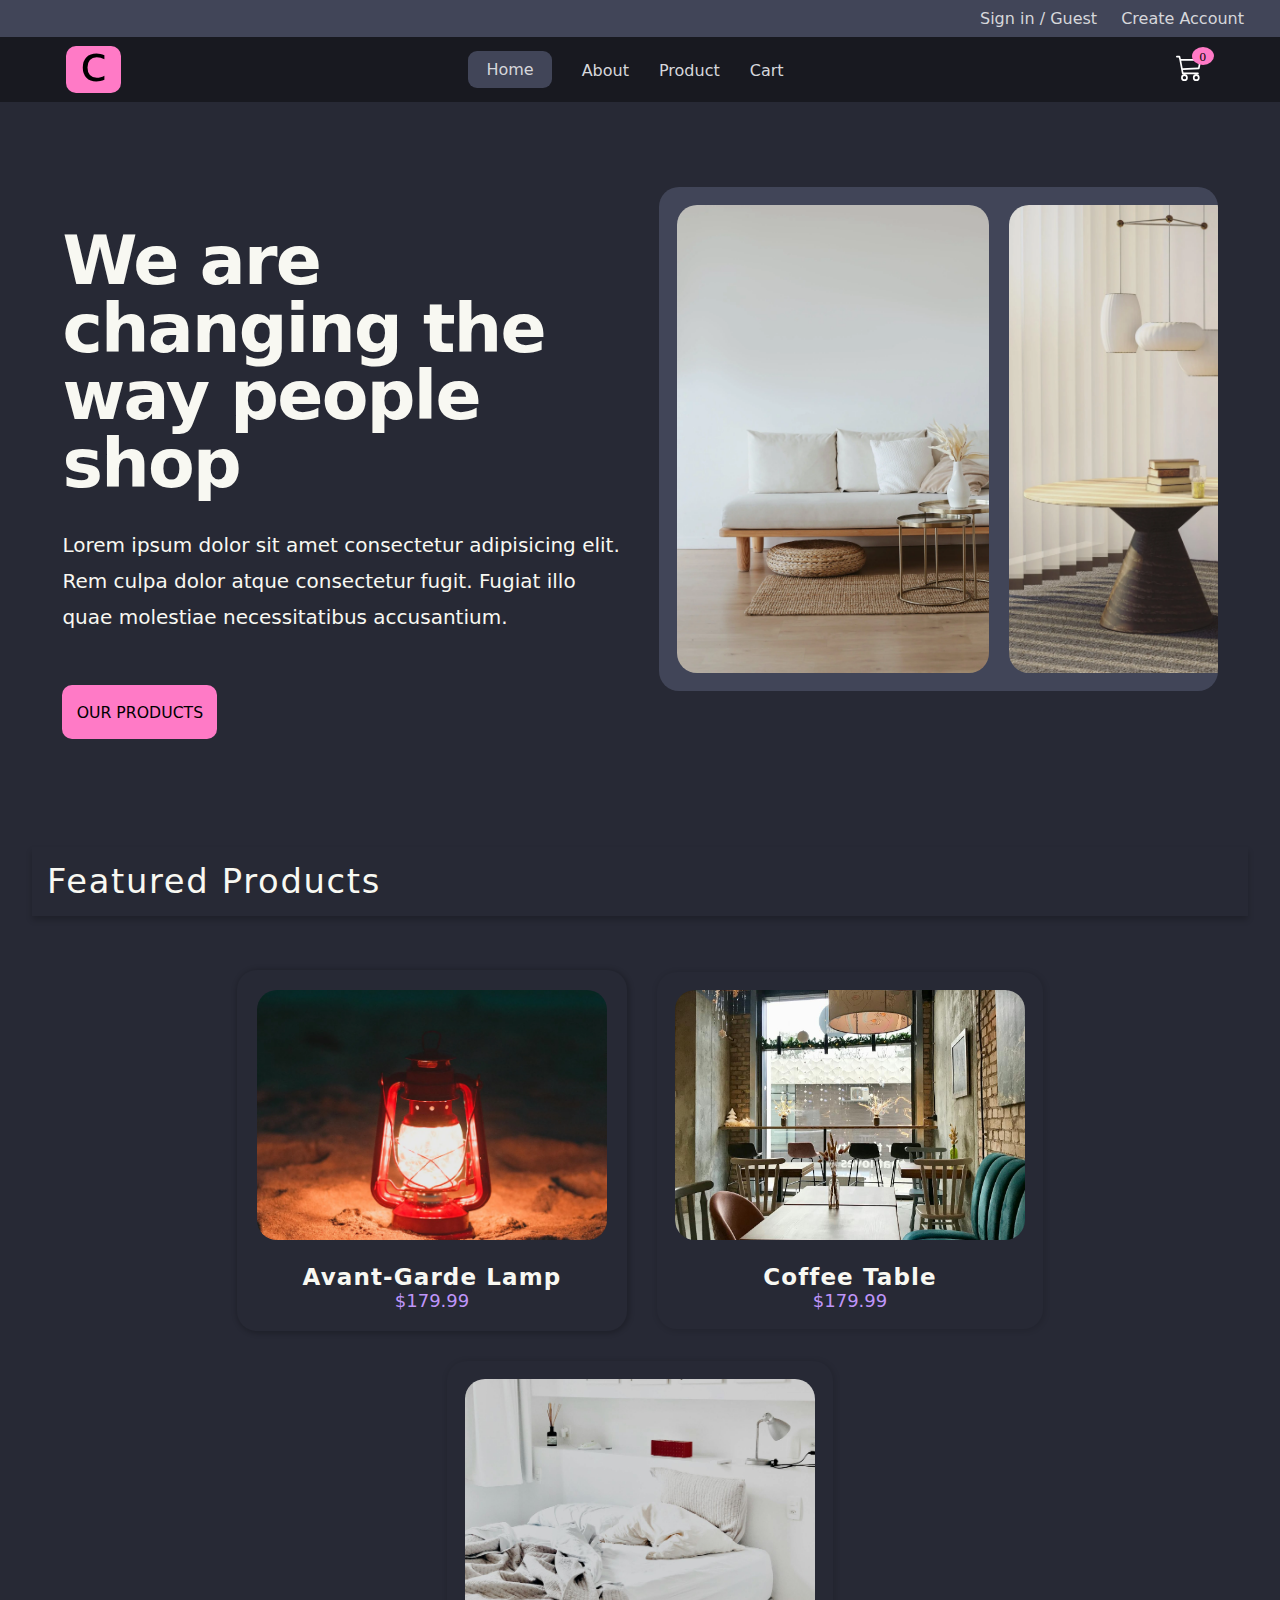
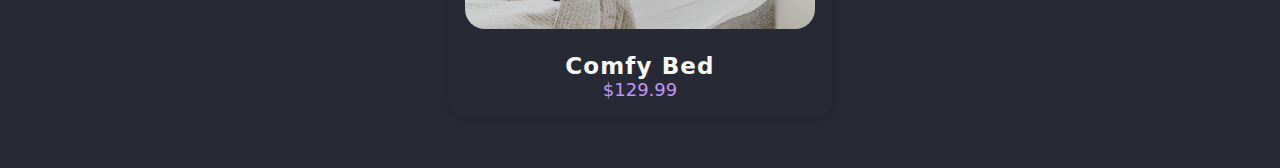
<file: index.html>
<!DOCTYPE html>
<html lang="en">
<head>
    <meta charset="UTF-8">
    <meta name="viewport" content="width=device-width, initial-scale=1.0">
    <link rel="stylesheet" href="https://cdnjs.cloudflare.com/ajax/libs/font-awesome/6.5.2/css/all.min.css" integrity="sha512-SnH5WK+bZxgPHs44uWIX+LLJAJ9/2PkPKZ5QiAj6Ta86w+fsb2TkcmfRyVX3pBnMFcV7oQPJkl9QevSCWr3W6A==" crossorigin="anonymous" referrerpolicy="no-referrer" />
    <link rel="icon" type="image/png" sizes="16x16" href="images/logo.svg">
    <link rel="stylesheet" href="style.css">
    <link rel="stylesheet" href="media.css">
    <title>Comfy store | Home</title>
</head>
<body>
    <div class="sign">
        <div class="acc">
         <a class="guest" href="sign.html">Sign in / Guest</a>
         <a class="create" href="register.html">Create Account</a>
        </div>
    </div>
       <!-- header  -->
    <header>
        <nav class="container">
            <div class="logo">
                <p>c</p>
            </div>
        <ul>
            <li class="home"><a href="index.html">Home</a></li>
            <li class="own"><a href="about.html">About</a></li> 
            <li class="own"><a href="product.html">Product</a></li>
            <li class="own"><a href="cart.html">Cart</a></li>
        </ul>
        <div class="img">
          <i class="fa-solid fa-sun sun"></i>
          <a href="cart.html"><img class="car" src="images/cart.svg" alt=""></a><span class="zero">0</span>
        </div>
        </nav>

        <!-- Mobile nav  -->
        <div class="mobile-menu-icon">
           <i class="fa-solid fa-bars"></i>
        </div>

        <nav class="mobile-nav slide container" style="margin-top: 100px;">
            <a class="active-link" href="index.html">Home</a>
            <a class="ac" href="about.html">About</a>
            <a class="ac"  href="product.html">Product</a>
            <a class="ac"  href="cart.html">Cart</a>
        </nav>
        <div class="imga">
            <i class="fa-solid fa-sun sun sunma"></i>
            <a href="cart.html"><img class="car" src="images/cart.svg" alt=""></a><span class="zero">0</span>
          </div>
    </header>

    <section class="container whole">
       <div class="first container">
        <div class="firtx">
            <p class="we">We are changing the way people shop</p>
            <p class="lor">Lorem ipsum dolor sit amet consectetur adipisicing elit. Rem culpa dolor atque consectetur fugit. Fugiat illo quae molestiae necessitatibus accusantium.</p>
            <a href="product.html"><button class="our">OUR PRODUCTS</button></a>
        </div>
        <div class="firimg">
            <img class="couch" src="images/hero1-deae5a1f.webp" alt="">
            <img class="cou2" src="images/hero2-2271e3ad.webp" alt="">
            <img class="cou3" src="images/hero3-a83f0357.webp" alt="">
            <img class="cou4" src="images/hero4-4b9de90e.webp" alt="">
        </div>
       </div>
    </section>

    <section class="whole2 container">
       <div class="feat">
          <h2 class="fea">Featured Products</h2>
       </div>


       <div class="items">
       <div class="light">
          <a href="">
            <img src="images/light.jpeg" alt="">
                  <h2 class="ava">Avant-Garde Lamp</h2>
                  <p>$179.99</p>
          </a>
       </div>

       <div class="coffee">
     <a href="">
        <div class="coffee-img">
            <img src="images/coffee.jpeg" alt="">
        </div>
        <div>
           <h2 class="coff">Coffee Table</h2>
           <p>$179.99</p>
        </div>
     </a>
       </div>

       <div class="comfy">
       <a href="">
        <div class="comfy-img">
            <img src="images/comfy.jpeg" alt="">
        </div>
        <div>
           <h2 class="comf">Comfy Bed</h2>
           <p>$129.99</p>
        </div>
       </a>
       </div>
       </div>
    </section>
    <script src="code.js"></script>
</body>
</html>
</file>
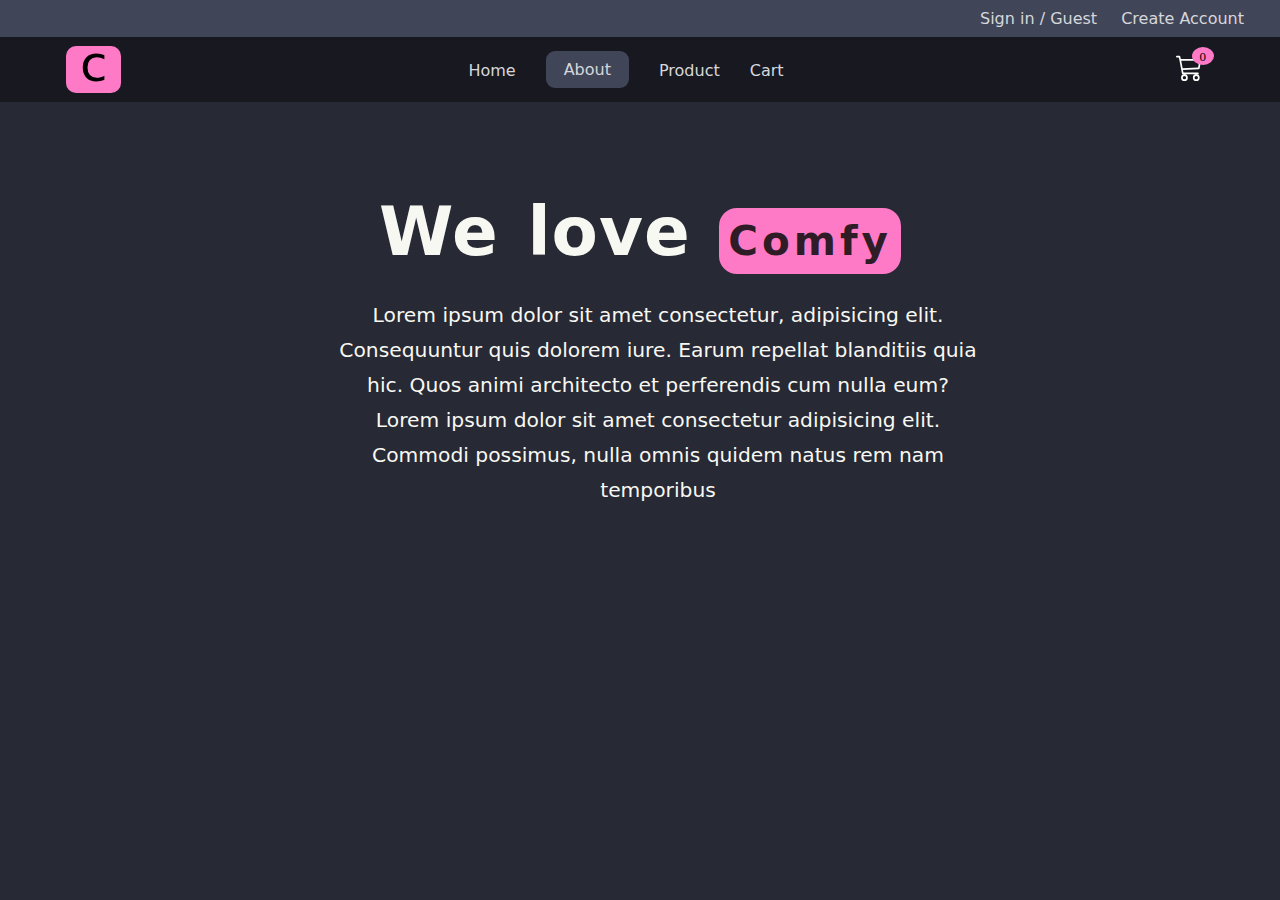
<file: about.html>
<!DOCTYPE html>
<html lang="en">
<head>
    <meta charset="UTF-8">
    <meta name="viewport" content="width=device-width, initial-scale=1.0">
    <link rel="stylesheet" href="https://cdnjs.cloudflare.com/ajax/libs/font-awesome/6.5.2/css/all.min.css" integrity="sha512-SnH5WK+bZxgPHs44uWIX+LLJAJ9/2PkPKZ5QiAj6Ta86w+fsb2TkcmfRyVX3pBnMFcV7oQPJkl9QevSCWr3W6A==" crossorigin="anonymous" referrerpolicy="no-referrer" />
    <link rel="icon" type="image/png" sizes="16x16" href="images/logo.svg">
    <link rel="stylesheet" href="style.css">
    <link rel="stylesheet" href="media.css">
    <title>Comfy Store | About</title>
</head>
<body>
    
    <div class="sign">
        <div class="acc">
         <a class="guest" href="sign.html">Sign in / Guest</a>
         <a class="create" href="register.html">Create Account</a>
        </div>
    </div>
       <!-- header  -->
    <header>
        <nav class="container">
            <div class="logo">
                <p>c</p>
            </div>
        <ul>
            <li class="own"><a href="index.html">Home</a></li>
            <li class="home"><a href="about.html">About</a></li> 
            <li class="own"><a href="product.html">Product</a></li>
            <li class="own"><a href="cart.html">Cart</a></li>
        </ul>
        <div class="img">
            <i class="fa-solid fa-sun sun"></i>
            <a href="cart.html"><img class="car" src="images/cart.svg" alt=""></a><span class="zero">0</span>
        </div>
        </nav>

         <!-- Mobile nav  -->
         <div class="mobile-menu-icon">
            <i class="fa-solid fa-bars"></i>
         </div>
 
         <nav class="mobile-nav slide container" style="margin-top: 100px;">
             <a class="ac" href="index.html">Home</a>
             <a class="active-link" href="about.html">About</a>
             <a class="ac"  href="product.html">Product</a>
             <a class="ac"  href="cart.html">Cart</a>
         </nav>
         <div class="imga">
            <i class="fa-solid fa-sun sun sunma"></i>
            <a href="cart.html"><img class="car" src="images/cart.svg" alt=""></a><span class="zero">0</span>
           </div>
    </header>

    <section class="love">
       <div class="lovetx">
         <h1 class="vetx">We love <span class="pan">Comfy</span></h1>
       </div>
       <p class="lovelor">Lorem ipsum dolor sit amet consectetur, adipisicing elit. Consequuntur quis dolorem iure. Earum repellat blanditiis quia hic. Quos animi architecto et perferendis cum nulla eum? Lorem ipsum dolor sit amet consectetur adipisicing elit. Commodi possimus, nulla omnis quidem natus rem nam temporibus</p>
    </section>
    <script src="about.js"></script>
</body>
</html>
</file>
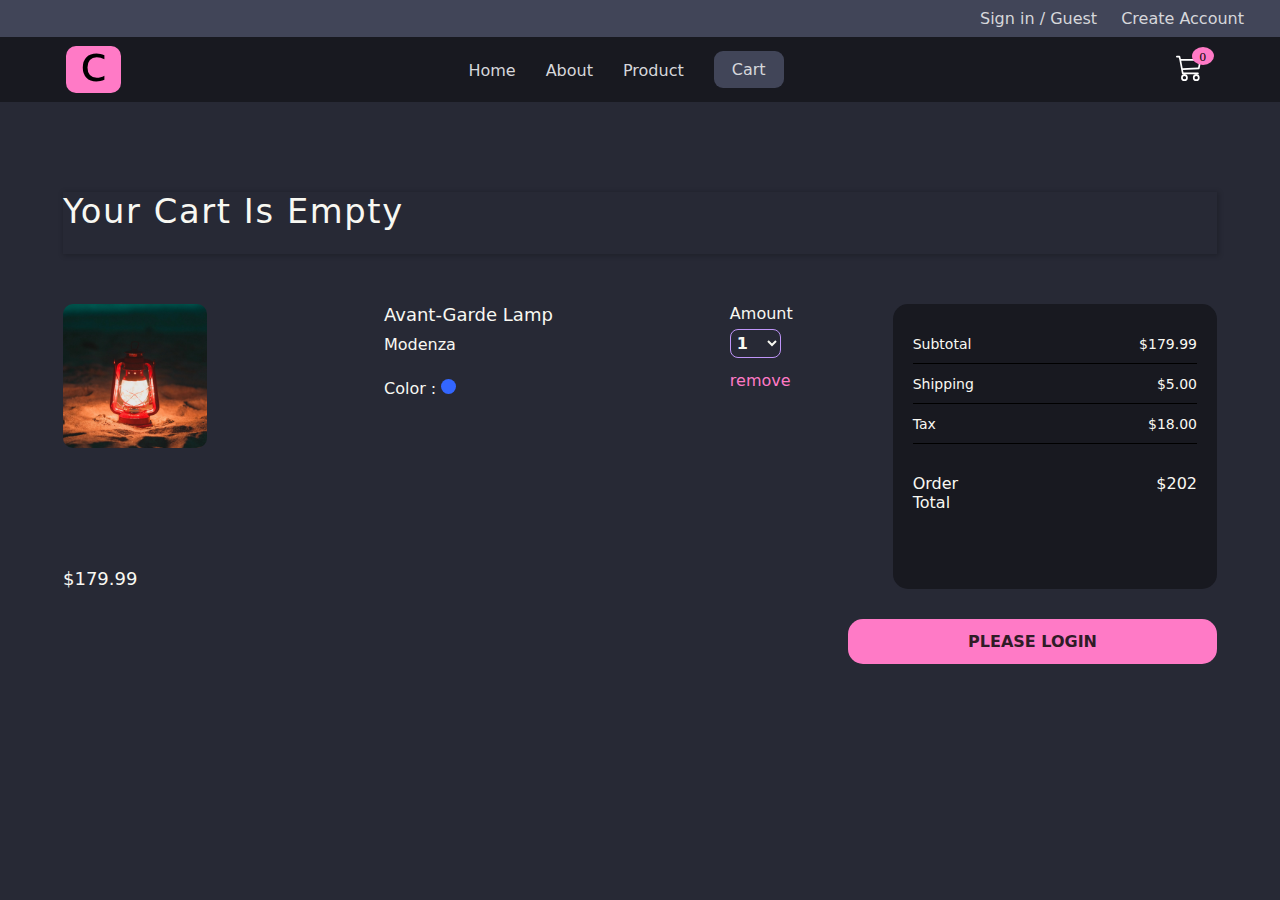
<file: cart.html>
<!DOCTYPE html>
<html lang="en">
<head>
    <meta charset="UTF-8">
    <meta name="viewport" content="width=device-width, initial-scale=1.0">
    <link rel="stylesheet" href="https://cdnjs.cloudflare.com/ajax/libs/font-awesome/6.5.2/css/all.min.css" integrity="sha512-SnH5WK+bZxgPHs44uWIX+LLJAJ9/2PkPKZ5QiAj6Ta86w+fsb2TkcmfRyVX3pBnMFcV7oQPJkl9QevSCWr3W6A==" crossorigin="anonymous" referrerpolicy="no-referrer" />
    <link rel="icon" type="image/png" sizes="16x16" href="images/logo.svg">
    <link rel="stylesheet" href="style.css">
    <link rel="stylesheet" href="media.css">
    <title>Comfy Store | Cart</title>
</head>
<body>
    
    <div class="sign">
        <div class="acc">
         <a class="guest" href="sign.html">Sign in / Guest</a>
         <a class="create" href="register.html">Create Account</a>
        </div>
    </div>
       <!-- header  -->
    <header>
        <nav class="container">
            <div class="logo">
                <p>c</p>
            </div>
        <ul>
            <li class="own"><a href="index.html">Home</a></li>
            <li class="own"><a href="about.html">About</a></li> 
            <li class="own"><a href="product.html">Product</a></li>
            <li class="home"><a href="cart.html">Cart</a></li>
        </ul>
        <div class="img">
            <i class="fa-solid fa-sun sun"></i>
            <a href="cart.html"><img class="car" src="images/cart.svg" alt=""></a><span class="zero">0</span>
        </div>
        </nav>

         <!-- Mobile nav  -->
         <div class="mobile-menu-icon">
            <i class="fa-solid fa-bars"></i>
         </div>
 
         <nav class="mobile-nav slide container" style="margin-top: 100px;">
             <a class="ac" href="index.html">Home</a>
             <a class="ac" href="about.html">About</a>
             <a class="ac"  href="product.html">Product</a>
             <a class="active-link"  href="cart.html">Cart</a>
         </nav>
         <div class="imga">
            <i class="fa-solid fa-sun sun sunma"></i>
            <a href="cart.html"><img class="car" src="images/cart.svg" alt=""></a><span class="zero">0</span>
           </div>
    </header>

    <section class="emp">
        <div class=" empty">
            <h2 class="you">Your Cart Is Empty</h2>
         </div>

         <div class="shop-sec">
         <div class="shop-cart">
            <div class="shop-img">
                <img src="images/light.jpeg" alt="">
            </div>
            <div class="shop-text">
                <p class="shop-name">Avant-Garde Lamp</p>
                <p class="shop-company">Modenza</p>
                <p class="shop-color">Color : <button class="blues"></button></p>
            </div>
            <div class="shop-amount">
                <p class="amp">Amount</p>
                <select name="shop-amount" id="shop-am">
                    <option value="">1</option>
                    <option value="">2</option>
                    <option value="">3</option>
                    <option value="">4</option>
                    <option value="">5</option>
                    <option value="">6</option>
                </select>
                <p class="shop-remove">remove</p>
            </div>
            <div class="shop-price">
                <p>$179.99</p>
            </div>
         </div>
         <!-- price tag  -->
         <div class="price-tag">
           <div class="price-sub">
            <p class="sub">Subtotal</p>
            <p class="sub2">$179.99</p>
           </div>
           <div class="price-ship">
            <p class="sub">Shipping</p>
            <p class="sub2">$5.00</p>
           </div>
           <div class="price-tax">
            <p class="sub">Tax</p>
            <p class="sub2">$18.00</p>
           </div>
           <div class="price-order">
            <p class="order">Order Total</p>
            <p class="order-price">$202</p>
           </div>
         </div>
        </div>
        <a href="sign.html"><button class="please">PLEASE LOGIN</button></a>
    </section>
    <script src="product.js"></script>
</body>
</html>
</file>
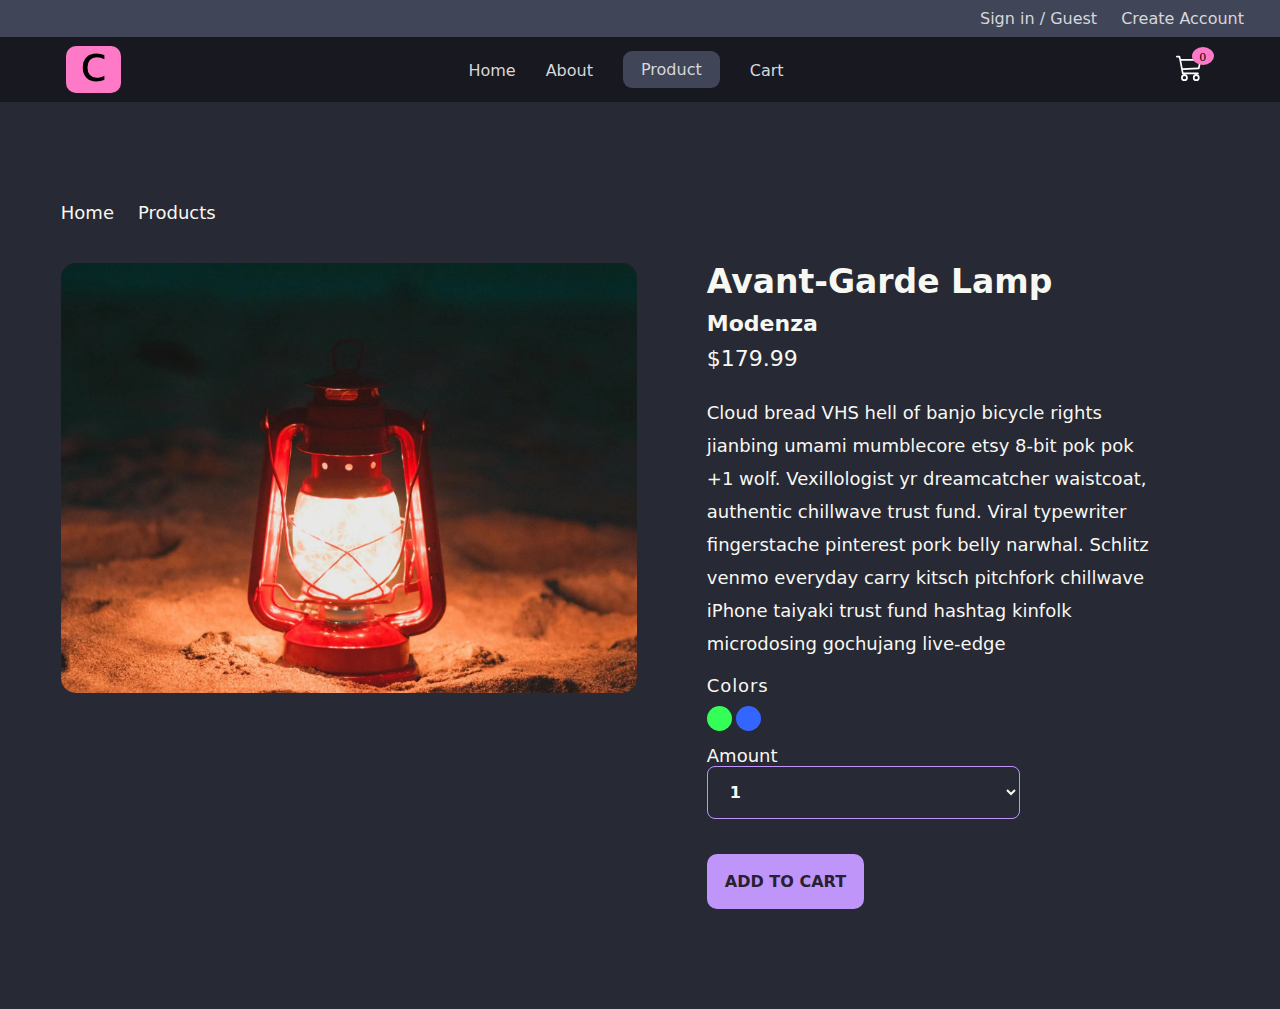
<file: prod-link.html>
<!DOCTYPE html>
<html lang="en">
<head>
    <meta charset="UTF-8">
    <meta name="viewport" content="width=device-width, initial-scale=1.0">
    <link rel="stylesheet" href="https://cdnjs.cloudflare.com/ajax/libs/font-awesome/6.5.2/css/all.min.css" integrity="sha512-SnH5WK+bZxgPHs44uWIX+LLJAJ9/2PkPKZ5QiAj6Ta86w+fsb2TkcmfRyVX3pBnMFcV7oQPJkl9QevSCWr3W6A==" crossorigin="anonymous" referrerpolicy="no-referrer" />
    <link rel="icon" type="image/png" sizes="16x16" href="images/logo.svg">
    <link rel="stylesheet" href="style.css">
    <link rel="stylesheet" href="media.css">
    <title>Comfy store | Products</title>
</head>
<body>

    <div class="sign">
        <div class="acc">
         <a class="guest" href="sign.html">Sign in / Guest</a>
         <a class="create" href="register.html">Create Account</a>
        </div>
    </div>
       <!-- header  -->
    <header>
        <nav class="container">
            <div class="logo">
                <p>c</p>
            </div>
        <ul>
            <li class="own"><a href="index.html">Home</a></li>
            <li class="own"><a href="about.html">About</a></li> 
            <li class="home"><a href="product.html">Product</a></li>
            <li class="own"><a href="cart.html">Cart</a></li>
        </ul>
        <div class="img">
            <i class="fa-solid fa-sun sun"></i>
            <a href="cart.html"><img class="car" src="images/cart.svg" alt=""></a><span class="zero">0</span>
        </div>
        </nav>

        <!-- Mobile nav  -->
        <div class="mobile-menu-icon">
           <i class="fa-solid fa-bars"></i>
        </div>

        <nav class="mobile-nav slide container" style="margin-top: 100px;">
            <a class="ac" href="index.html">Home</a>
            <a class="ac" href="about.html">About</a>
            <a class="active-link"  href="product.html">Product</a>
            <a class="ac"  href="cart.html">Cart</a>
        </nav>
        <div class="imga">
            <i class="fa-solid fa-sun sun sunma"></i>
            <a href="cart.html"><img class="car" src="images/cart.svg" alt=""></a><span class="zero">0</span>
          </div>
    </header>

    <section class="pro-cart">
        <div class="whole-pro containers">
            <div class="cart-img">
                <a href="index.html">Home</a> <i class="fa-solid fa-arrow-right"></i> <a href="product.html">Products</a>
                <br>
                <img class="cart-pro" src="images/light.jpeg" alt="">
            </div>

            <div class="cart-info">
                <p class="cart-name">Avant-Garde Lamp</p>
                <p class="cart-company">Modenza</p>
                <p class="cart-price">$179.99</p>
                <p class="cart-dec">Cloud bread VHS hell of banjo bicycle rights jianbing umami mumblecore etsy 8-bit pok pok +1 wolf. Vexillologist yr dreamcatcher waistcoat, authentic chillwave trust fund. Viral typewriter fingerstache pinterest pork belly narwhal. Schlitz venmo everyday carry kitsch pitchfork chillwave iPhone taiyaki trust fund hashtag kinfolk microdosing gochujang live-edge</p>
                <div class="colors">
                    <p class="colo">Colors</p>
                    <button class="green"></button>
                    <button class="blue"></button>
                </div>
                    <p class="amount">Amount</p>
                    <select name="Amount" id="amount">
                        <option value="1">1</option>
                        <option value="2">2</option>
                        <option value="3">3</option>
                        <option value="4">4</option>
                        <option value="5">5</option>
                        <option value="6">6</option>
                        <option value="7">7</option>
                        <option value="8">8</option>
                        <option value="9">9</option>
                        <option value="10">10</option>
                        <option value="10">11</option>
                        <option value="10">12</option>
                        <option value="10">13</option>
                        <option value="10">14</option>
                        <option value="10">15</option>

                    </select>
                    <br>
                    <button class="cart-btn">ADD TO CART</button>
            </div>
        </div>
    </section>

    <script src="product.js"></script>
</body>
</html>
</file>
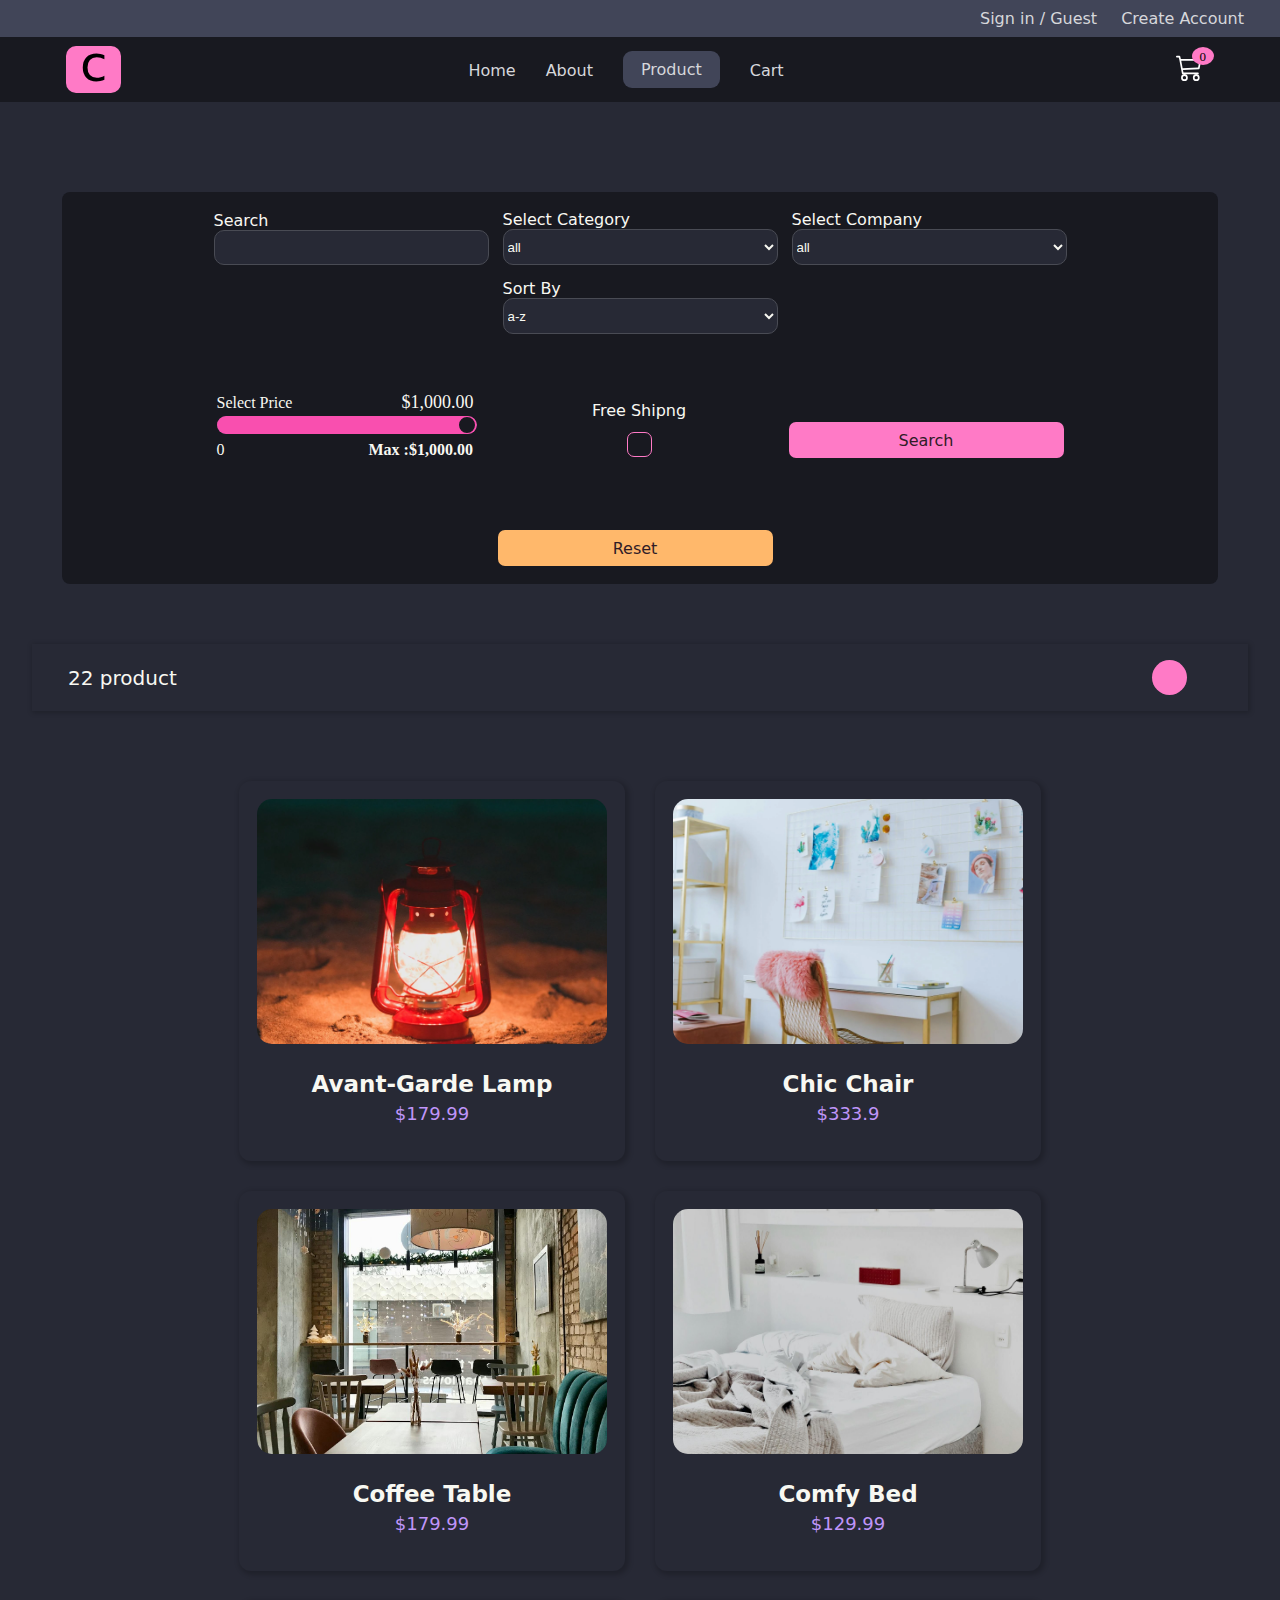
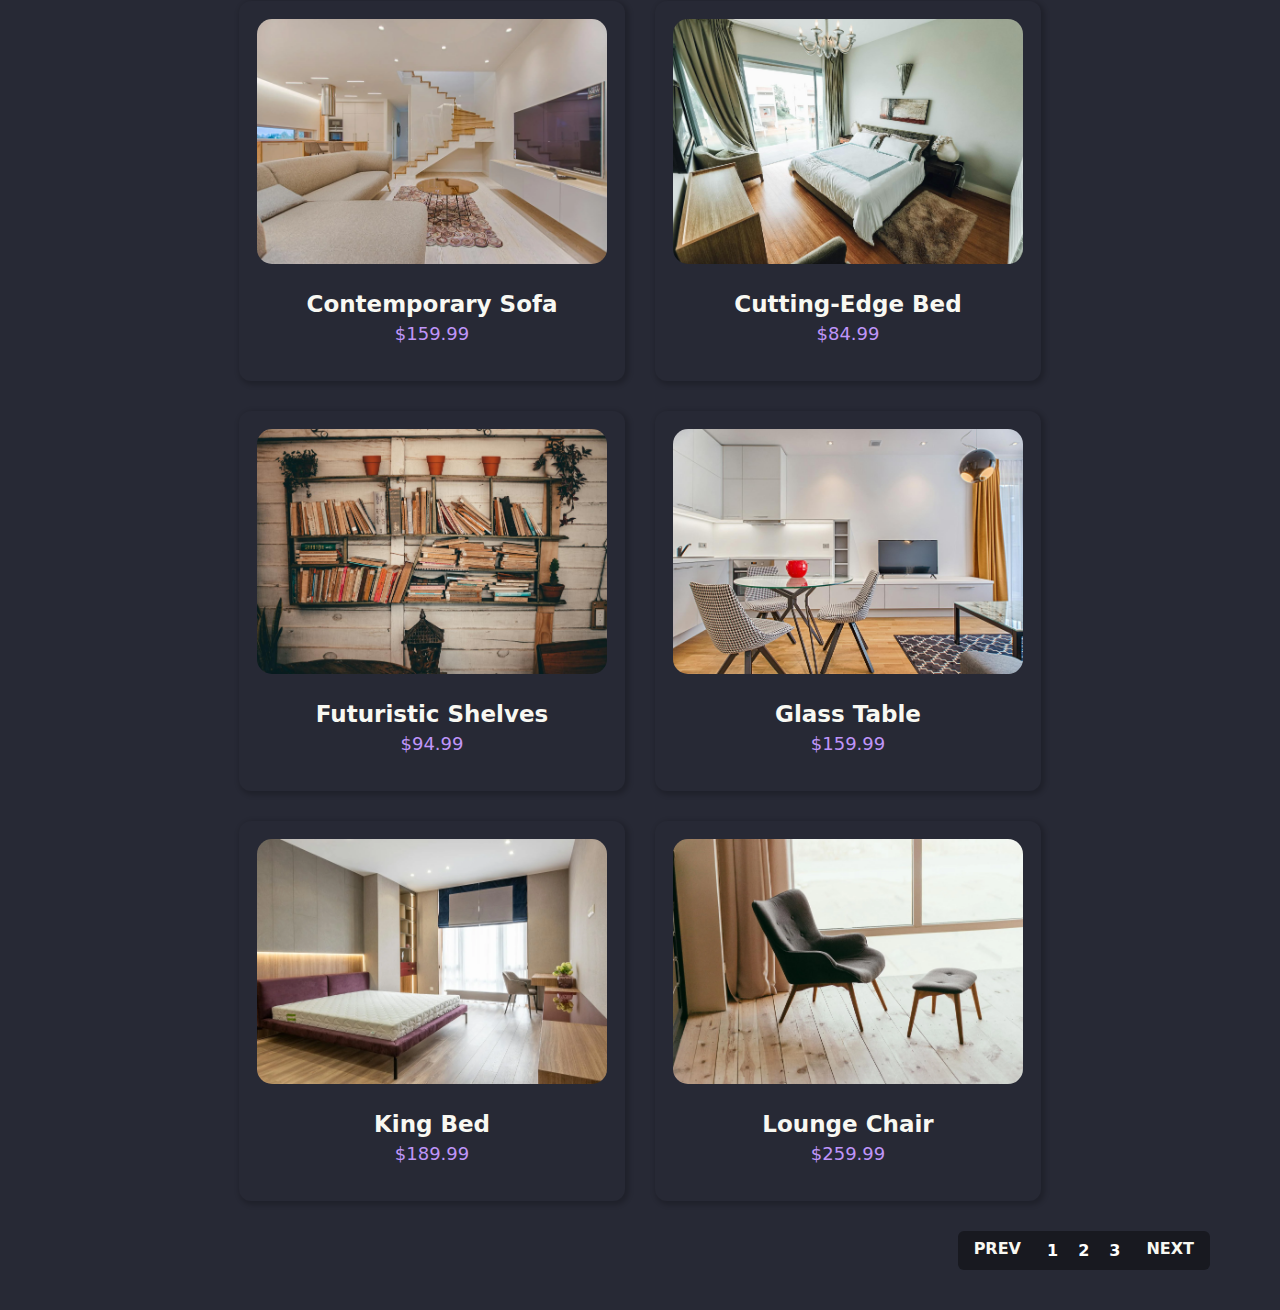
<file: product.html>
<!DOCTYPE html>
<html lang="en">
<head>
    <meta charset="UTF-8">
    <meta name="viewport" content="width=device-width, initial-scale=1.0">
    <link rel="stylesheet" href="https://cdnjs.cloudflare.com/ajax/libs/font-awesome/6.5.2/css/all.min.css" integrity="sha512-SnH5WK+bZxgPHs44uWIX+LLJAJ9/2PkPKZ5QiAj6Ta86w+fsb2TkcmfRyVX3pBnMFcV7oQPJkl9QevSCWr3W6A==" crossorigin="anonymous" referrerpolicy="no-referrer" />
    <link rel="icon" type="image/png" sizes="16x16" href="images/logo.svg">
    <link rel="stylesheet" href="style.css">
    <link rel="stylesheet" href="media.css">
    <title>Comfy store | Product</title>
</head>
<body>
    <div class="sign">
        <div class="acc">
         <a class="guest" href="sign.html">Sign in / Guest</a>
         <a class="create" href="register.html">Create Account</a>
        </div>
    </div>
       <!-- header  -->
    <header>
        <nav class="container">
            <div class="logo">
                <p>c</p>
            </div>
        <ul>
            <li class="own"><a href="index.html">Home</a></li>
            <li class="own"><a href="about.html">About</a></li> 
            <li class="home"><a href="product.html">Product</a></li>
            <li class="own"><a href="cart.html">Cart</a></li>
        </ul>
        <div class="img">
            <i class="fa-solid fa-sun sun"></i>
          <a href="cart.html"><img class="car" src="images/cart.svg" alt=""></a><span class="zero">0</span>
        </div>
        </nav>

        <!-- Mobile nav  -->
        <div class="mobile-menu-icon">
           <i class="fa-solid fa-bars"></i>
        </div>

        <nav class="mobile-nav slide container" style="margin-top: 100px;">
            <a class="ac" href="index.html">Home</a>
            <a class="ac" href="about.html">About</a>
            <a class="active-link"  href="product.html">Product</a>
            <a class="ac"  href="cart.html">Cart</a>
        </nav>
        <div class="imga">
            <i class="fa-solid fa-sun sun sunma"></i>
            <a href="cart.html"><img class="car" src="images/cart.svg" alt=""></a><span class="zero">0</span>
          </div>
    </header>


    <section class="pro-whole container">
        <form class="inputsec container">
            <div class="pro-first">
                <div class="search-box">
                    <label for="search">Search</label>
                    <br>
                    <input class="search-product" type="search">
                </div>

                <div class="select-box"> 
                <label for="Category">Select Category</label>
                <br>
                    <select name="Category" id="Category" class="Category">
                       <option value="all">all</option>
                       <option value="Table">Table</option>
                       <option value="Chair">Chair</option>
                       <option value="Kids">Kids</option>
                        <option value="Sofas">Sofas</option>
                        <option value="Beds">Beds</option>
                    </select>
                </div>

                <div class="company"> 
                    <label for="company">Select Company</label>
                    <br>
                       <select name="company" id="company" class="company">
                          <option value="all">all</option>
                          <option value="Modenza">Modenza</option>
                          <option value="Luxora">Luxora</option>
                          <option value="Artifex">Artifex</option>
                           <option value="Comfora">Comfora</option>
                           <option value="Homestead">Homestead</option>
                       </select>
                   </div>

                   <div class="sort"> 
                    <label for="sort">Sort By</label>
                    <br>
                       <select name="sort" id="sort">
                          <option value="1">a-z</option>
                          <option value="2">z-a</option>
                          <option value="3">high</option>
                          <option value="4">low</option>
                       </select>
                   </div>
                </div>


            <div class="pro-sec">
                <div class="Price">
                    <p>Select Price <span class="one">$1,000.00</span></p>
                    <input type="range" min="0" max="1000" value="1000">
                    <p>0 <span class="max">Max :$1,000.00</span></p>
                </div>
    
                <div class="ship">
                    <p>Free Shipng</p>
                    <input type="checkbox" name="shipping" id="check">
                </div>
                <div class="yel-search">
                    <button class="yel-but">Search</button>
                </div>
                <div class="reset">
                    <button class="yel-reset">Reset</button>
                </div>
             </div>
            </form>

         <div class="menu">
            <p>22 product</p>
            <div>
                <div class="table active">
                <i class="fa-solid fa-table-cells act"></i>
                </div>
                <div class="list">
                <i class="fa-solid fa-list"></i>
                </div>
            </div>
           </div>


         <section class="product-container">
            <div class="grid">
                <!-- <div class="loop">
                <a class="prod-link" onclick="links()" href="">
                  <div class="loop-img">
                      <img class="img-contain" src="images/light.jpeg" alt="">
                    <div class="loop-text">
                      <p class="av">Avant-Garde</p>
                      <p class="av-p">$179.99</p>
                    </div>
                  </div>
                </a>
                </div> -->
            </div>


            <div class="list-items">
                <!-- <a class="list-item" href="">
                    <div class="image-desc">
                        <div class="image-holder">
                            <img src="./images/bed.jpeg" height="130" width="180" alt="">
                        </div>
                        <div>
                            <h2>Title</h2>
                            <p>label</p>
                        </div>
                    </div>
                    <div class="price">
                        $200.45
                    </div>
                </a> -->
            </div>

         </section>

        </section>
        <div class="page-container pagination">
           <a>PREV</a>
           <div class="page-wrapper"></div>
           <a>NEXT</a>
        </div>

    <script src="product.js"></script>
</body>
</html>
</file>
<file: style.css>
*{
    margin: 0;
    padding: 0;
    box-sizing: border-box;
}
:root{
    --sign-color: #414558;
    --body-color: #272935;
    --outine-color: #494B54;
    --white-color: #d6d7db;
    --white2-color:#e5e7e8;
    --white3-color: #f8f8f2;
    --main-color: #181920;
    --pink-color: #ff7ac6;
    --pink2-color: #f94faf;
    --black-color: #000;
    --purple-color: #bf95f9;
    --yellow-color: #ffb86b;
    --yellow2-color:#f3a34d;
    --page-color:#09090c;
    --purple3-color:#282131;
    --green-color: #33ff57;
    --blue-color: #3366ff;
    --outline2-color: #51535A;
    --darkpurle-color : #301C27;
    --boxshadow2-color: rgba(0, 0, 0, 0.1);
    --boxshadow-color: rgba(0, 0, 0, 0.2);
    --font-family: system-ui, -apple-system, BlinkMacSystemFont, 'Segoe UI', Roboto, Oxygen, Ubuntu, Cantarell, 'Open Sans', 'Helvetica Neue', sans-serif;

}
.light-theme{

}
body{
    background-color: var(--body-color);
}

img {
    width: 100%;
}
.sign{
    width: 100%;
    background-color: var(--sign-color);
    padding: 9px 0 9px 0;
}
.acc{
    width: 100%;
    padding: 0 36px 0 36px;
    text-align: right;
}
.create{
    font-family: var(--font-family);
    color: var(--white-color);
    font-size: 16px;
    text-decoration: none;
    margin-left: 20px;
}
.create:hover{
    border-bottom: 1px solid var(--white-color);
}
.guest{
    font-family: var(--font-family);
    color: var(--white-color);
    font-size: 16px;
    text-decoration: none;
}
.guest:hover{
    border-bottom: 1px solid var(--white-color);
}
.container{
    margin: 0 auto;
    width: 95%;
}
header{
    width: 100%;
    padding: 9px 36px 9px 36px;
    background-color: var(--main-color);
    display: flex;
    align-items: center;
}
header nav{
    display: flex;
    justify-content: space-between;
    align-items: center;
}
ul{
    list-style-type: none;
    display: flex;
    gap: 30px;
    text-align: center;
}
ul li a{
    text-decoration: none;
    color: var(--white-color);
    font-family: var(--font-family);
    cursor: pointer;
    font-size: 16px;
    text-align: center;
}
.logo{
    width: 55px;
    background-color: var(--pink-color);
    border-radius: 10px;
    text-align: center;
}
.logo:hover{
    background-color: var(--pink2-color);
}
.logo p{
    font-family:var(--font-family);
    font-size: 50px;
    margin-top: -11px;
}
.home{
    font-weight: 200;
    background-color: var(--sign-color);
    border: 0px solid var(--white2-color);
    border-radius: 9px;
    text-align: center;
    padding: 9px 18px 9px 18px;
}
.own{
    margin-top: 10px;
}
.car{
    filter: brightness(0) invert(1);
    width: 27px;
    cursor: pointer;
}
.sun{
    filter: brightness(0) invert(1);
    width: 20px;
    margin-top: 6px;
    cursor: pointer;
}
.img{
    display: flex;
    gap: 25px;
}
.zero{
    font-size: 13px;
    font-weight: 500;
    text-align: center;
    background-color: var(--pink-color);
    color: var(--black-color);
    height: 18px;
    width: 22px;
    padding-top: 2px;
    border-radius: 50%;
    margin-left: -36px;
    margin-top: -7px;
    z-index: 1;
}
.first{
    display: flex;
    justify-content: space-between;
    margin-top: 85px;
}
.firtx{
    width: 558px;
    margin-top: 40px;
}
.firimg{
    height: 504px;
    width: 559px;
    display: flex;
    gap: 20px;
    background-color: var(--sign-color);
    padding: 18px;
    border-radius: 20px;
    overflow-x: auto;
}

.firimg::-webkit-scrollbar {
    display: none;  
}
.couch{
    width: 100%;
    height: 100%;
    border-radius: 20px;
}
.cou2{
   height: 100%;
   width: 100%; 
   border-radius: 20px;
}
.cou3{
    height: 100%;
    width: 100%;
    border-radius: 20px;
}
.cou4{
    height: 100%;
    width: 100%;
    border-radius: 20px;
}
.we{
    color: var(--white3-color);
    font-size: 68px;
    font-weight: 700;
    letter-spacing: -1.68px;
    line-height: 67.5px;
    font-family: var(--font-family);
}
.lor{
    font-size: 20px;
    line-height: 36px;
    color: var(--white3-color);
    font-family: var(--font-family);
    margin-top: 30px;
}
.our{
    height: 54px;
    width: 155px;
    background-color: var(--pink-color);
    color: var(--black-color);
    text-align: center;
    font-size: 15.7px;
    font-family:var(--font-family);
    font-weight: 500;
    border: none;
    border-radius: 10px;
    margin-top: 50px;
    cursor: pointer;
}
.whole2{
    padding: 108px 0 0 0;
}
.feat{
    padding: 15px;
    box-shadow: 0px 4px 6px 0px var(--boxshadow-color);
}
.fea{
    font-size: 33.75px;
    font-weight: 500;
    color: var(--white3-color);
    font-family: var(--font-family);
    letter-spacing: 1.68px;
}
.items{
    display: flex;
    flex-wrap: wrap;
    justify-content: center;
    align-items: center;
    width: 100%;
    gap: 30px;
    padding: 54px 0 50px 0;
}
.light{
    padding: 20px;
    border-radius: 20px;
    box-shadow: 1px 1px 5px 2px var(--boxshadow-color);
}
.comfy a{
    text-decoration: none;
}
.light a{
    text-decoration: none;
}
.coffee a{
    text-decoration: none;
}
.light img{
    width: 350px;
    height: 250px;
    object-fit: cover;
    border-radius: 20px;
}
.ava{
    color: var(--white3-color);
    font-weight: 600;
    font-size: 23px;
    text-align: center;
    letter-spacing: 1.125px;
    padding-top: 20px;
    font-family: var(--font-family);
}
.light p{
    font-size: 18px;
    font-family: var(--font-family);
    text-align: center;
    color: var(--purple-color);
}
.coffee{
    padding: 18px;
    border-radius: 20px;
    box-shadow: 1px 1px 5px 2px var(--boxshadow2-color);
}
.coffee img{
    width: 350px;
    height: 250px;
    object-fit: cover;
    border-radius: 20px;
}
.coff{
    color: var(--white3-color);
    font-weight: 600;
    font-size: 23px;
    text-align: center;
    padding-top: 20px;
    letter-spacing: 1.125px;
    font-family: var(--font-family);
}
.coffee p{
    font-size: 18px;
    font-family: var(--font-family);
    text-align: center;
    color: #bf95f9;
}
.comfy{
    padding: 18px;
    border-radius: 20px;
    box-shadow: 1px 1px 5px 2px var(--boxshadow2-color);
}
.comfy img{
    width: 350px;
    height: 250px;
    object-fit: cover;
    border-radius: 20px;
}
.comf{
    color: var(--white3-color);
    font-weight: 600;
    font-size: 23px;
    text-align: center;
    padding-top: 20px;
    letter-spacing: 1.125px;
    font-family: var(--font-family);
}
.comfy p{
    font-size: 18px;
    font-family: var(--font-family);
    text-align: center;
    color: var(--purple-color);
}

/* navvar media query for mobile */
.bi {
    font-size: 28px;
    cursor: pointer;
  }
  
  .mobile-menu-icon {
    display: none;
    margin-right: 30px;
    font-size: 24px;
    filter: brightness(0) invert(1);
  }
  .mobile-nav{
    display: none;
  }
  .imga{
    display: none;
  }
  .slide{
    transform: translateY(-210%);
  }

/* about page  */
.hom{
    margin-top: 10px;
}
.love{
    padding: 90px 36px 90px 36px;
    margin: 0 27px 0 27px;
    text-align: center;
}
.lovetx{
    text-align: center;
}
.vetx{
    font-family: var(--font-family);
    font-size: 67.5px;
    font-weight: 700;
    letter-spacing: -1.6px;
    color: var(--white3-color);
    letter-spacing: 1px;
    word-spacing: 4px;
}
.pan{
    background-color: var(--pink-color);
    color: var(--darkpurle-color);
    font-size: 40.5px;
    font-weight: 700;
    letter-spacing: 4px;
    padding: 9px;
    border-radius: 18px;
    font-family: var(--font-family);
}
.lovelor{
    font-family: var(--font-family);
    font-size: 20.25px;
    margin: 27px 234px 0px 234px;
    color: var(--white3-color);
    text-align: center;
    margin-left: 270px;
    line-height: 35px;
}
.emp{
    margin: 0 27px 0 27px;
    padding: 90px 36px 90px 36px;
}
.empty{
    padding: 0 0 23px 0;
    box-shadow: 1px 1px 5px 1px var(--boxshadow-color);
}
.you{
    font-size: 33.75px;
    font-weight: 500;
    letter-spacing: 1.6px;
    color: var(--white3-color);
    font-family:var(--font-family);
}
.inputsec{
    background-color: var(--main-color);
    padding: 18px 36px 18px 36px;
    margin-top: 90px;
    border-radius: 8px;
}
.pro-first{
    display: flex;
    flex-wrap: wrap;
    justify-content: center;
    align-items: center;
    width: 100%;
    gap: 14px;
    padding-bottom: 40px;
}
.search-box label{
    font-size: 16px;
    font-family: var(--font-family);
    color: var(--white3-color);
}
.search-box input{
    background-color: var(--body-color);
    color: var(--white3-color);
    height: 35px;
    width: 275px;
    border: 1px solid var(--outine-color);
    border-radius: 10px;
    outline: none;
}
.select-box label{
    font-size: 16px;
    font-family: var(--font-family);
    color: var(--white3-color);
}
#Category{
    background-color: var(--body-color);
    color: var(--white3-color);
    height: 36px;
    width: 275px;
    border: 1px solid var(--outine-color);
    border-radius: 10px;
}
.company label{
    font-size: 16px;
    font-family: var(--font-family);
    color: var(--white3-color);
}
#company{
    background-color: var(--body-color);
    color: var(--white3-color);
    height: 36px;
    width: 275px;
    border: 1px solid var(--outine-color);
    border-radius: 10px;
}
.sort label{
    font-size: 16px;
    font-family: var(--font-family);
    color: var(--white3-color);
}
#sort{
    background-color: var(--body-color);
    color: var(--white3-color);
    height: 36px;
    width: 275px;
    border: 1px solid var(--outine-color);
    border-radius: 10px; 
}
.pro-sec{
    display: flex;
    flex-wrap: wrap;
    justify-content: center;
    align-items: center;
    width: 100%;
    gap: 25px;
}
.Price{
    margin-top: 15px;
}
.Price p{
    font-size: 16px;
    line-height: 23px;
    color: var(--white3-color);    
}
.one{
    font-size: 18px;
    line-height: 27px;
    color: var(--white3-color);
    margin-left: 105px;
}
.max{
    margin-left: 140px;
    font-weight: 600;
}
input[type="range"]{
    -webkit-appearance: none;
    width: 260px;
    height: 18px;
    border-radius: 10px;
    outline: none;
    overflow: hidden;
    background: var(--sign-color);
    
}
input[type="range"]::-webkit-slider-thumb{
    appearance: none;
    width: 20px;
    height:20px;
    border-radius: 50%;
    background: var(--main-color);
    border: 2px solid var(--pink2-color);
    box-shadow: -410px 0 0 400px var(--pink2-color);
}
.yel-search{
    margin-left: 77px;
    margin-top: 45px;
}
.reset{
    margin-top: 32px;
}
.yel-but{
    background-color: var(--pink-color);
    width: 275px;
    height: 36px;
    padding: 0px 14px 0px 14px;
    font-size: 16px;
    font-family: var(--font-family);
    text-align: center;
    color: var(--darkpurle-color);
    border: none;
    border-radius: 7px;
    font-weight: 500;
    margin-left: -90px;
}
.yel-but:hover{
    background-color:var(--pink2-color);
}
.yel-reset{
    margin-top: 12px;
    width: 275px;
    height: 36px;
    padding: 0px 14px 0px 14px;
    background-color: var(--yellow-color);
    color: var(--darkpurle-color);
    text-align: center;
    font-size: 16px;
    font-weight: 500;
    font-family: var(--font-family);
    border: none;
    border-radius: 7px;
    margin-left: -10px;
}
.yel-reset:hover{
    background-color: var(--yellow2-color);
}
.ship{
    width: 275px;
    height: 63px;
    display: flex;
    flex-direction: column;
    justify-content: center;
    align-items: center;
    text-align: center;
    margin-top: 20px;
}
.ship p{
    font-size: 16px;
    line-height: 23px;
    color: var(--white3-color);
    font-family: var(--font-family);
    width: 96px;
    height: 23px;
}
input[type="checkbox"]{
    margin-top: 10px;
    appearance: none;
    -webkit-appearance: none;
    height: 25px;
    width: 25px;
    background-color: transparent;
    border: 1px solid var(--pink-color);
    border-radius: 7px;
    cursor: pointer;
    display: flex;
    align-items: center;
    justify-content: center;
    outline: none;
}
input[type="checkbox"]::after{
    content: "\f00c";
    font-family: "Font Awesome 5 Free";
    font-size: 16px;
    font-weight: 900;
    color: var(--main-color);
    display: none;
}
input[type="checkbox"]:checked{
    background-color: var(--pink-color);
}
input[type="checkbox"]:checked::after{
    display: block;
}
.menu{
 
    padding: 16px;
    box-shadow: 1px 1px 5px 1px var(--boxshadow-color);
    margin: 36px 0 0 0;
    display: flex;
    justify-content: space-between;
    align-items: center;
    margin-top: 60px;
    margin-bottom: 40px;
}
.menu p{
    font-family: var(--font-family);
    font-size: 20px;
    font-weight: 500;
    color: #f8f8f2;
    margin-left: 20px;
}
.fa-list{
    filter: brightness(0) invert(1);
    font-size: 22px;
    padding-right: 20px;
    cursor: pointer;
}
.fa-table-cells{
    filter: brightness(0) invert(1);
    font-size: 22px;
    cursor: pointer;
}
.active{
    background-color: var(--pink-color);
    width:35px;
    height: 35px;
    display: flex;
    justify-content: center;
    align-items: center;
    border-radius: 50%;
    transition: all .4s ease-in;
}
.act{
    filter: brightness(0) invert(0);
}
.act-list{
    margin-left: 17px;
}
.menu div{
    display: flex;
    gap: 25px;
    align-items: center;
}

.product-container {
    width: 100%;
    padding: 30px 0;
}
.grid{
    display: flex;
    justify-content: center;
    flex-wrap: wrap;
    gap: 30px;
    grid-template-columns: repeat(3, 390px);
}
.flex{
    flex-direction: column;
    gap: 30px;
}
.loop{
    box-shadow: 2px 2px 5px 2px var(--boxshadow-color);
    height: 380px;
    border-radius: 12px;
    padding: 18px;
}
.prod-link{
    text-decoration: none;
}
.loop-img{
    width: 350px;
    height: 245px;
}
.img-contain{
    width: 100%;
    height: 100%;
    border-radius: 15px;
    object-fit: cover;
}
.loop-text{
    padding: 20px;
}
.list-items {
    display: flex;
    flex-direction: column;
    width: 100%;
    gap: 30px;
}
.list-item {
    display: flex;
    justify-content: space-between;
    height: 230px;
    align-items: center; 
    box-shadow: 2px 2px 5px 2px var(--boxshadow-color);
    border-radius: 15px;
    padding: 0 20px;
    text-decoration: none;
    color: var(--white3-color);
    font-family: var(--font-family);
}
.list-item .image-desc {
    display: flex;
    gap: 60px;  
}
.hide-container {
    display: none;
}
.image-holder{
    width: 160px;
    height: 160px;
}
.image-holder img{
    width: 100%;
    height: 100%;
    border-radius: 15px;
}
.av{
    font-family: var(--font-family);
    font-size: 23px;
    font-weight: 600;
    text-align: center;
    color: var(--white3-color);
    line-height: 32px;
}
.av-p{
    font-family: var(--font-family);
    font-size: 18px;
    line-height: 27px;
    text-align: center;
    color: var(--purple-color)
  }  
.pagination{
    display: flex;
    width: fit-content;
    padding: 0px 0 0px 0;
    height: 100%;
    border-radius: 6px;
    background-color: var(--main-color);
    margin-bottom: 40px;
    float: right;
    margin-right: 70px;
  }
.pagination a {
    color: var(--white3-color);
    float: left;
    padding: 8px 16px;
    text-decoration: none;
    font-family: var(--font-family);
    font-size: 16px;
    font-weight: 600;
    text-align: center;
    height: 100%;
    display: flex;
    align-items: center;
  }
.pagination a.active {
    background-color: var(--page-color);
    color: var(--white3-color);
    height: 100%;
  }
.pagination a:hover:not(.active){
    background-color: var(--page-color);
}
.log-box{
    width: 432px;
    padding: 36px;
    box-shadow: 1px 1px 5px 1px var(--boxshadow-color);
    margin: auto;
    margin-top: 34px;
    border-radius: 25px;
    display: flex;
    flex-direction: column;
}
.log-p{
    font-family: var(--font-family);
    font-size: 34px;
    line-height: 40px;
    text-align: center;
    color: var(--white3-color);
    font-weight: 700;
    margin-bottom: 30px;
}
.em{
    padding: 9px 5px 9px 5px;
    font-size: 18px;
    color: var(--white3-color);
    font-family: var(--font-family);
}
.email{
    font-size: 18px;
    line-height: 27px;
    height: 54px;
    padding: 0 18px 0 18px;
    border: 1px solid var(--outline2-color);
    color: var(--white3-color);
    font-family: var(--font-family);
    background-color: var(--body-color);
    border-radius: 10px;
}
.pass{
    padding: 9px 5px 9px 5px;
    font-size: 18px;
    font-family: var(--font-family);
    color: var(--white3-color);
    line-height: 27px;
}
.password{
    height: 54px;
    border: 1px solid var(--outline2-color);
    padding: 0 18px 0 18px;
    color: var(--white3-color);
    font-size: 18px;
    line-height: 27px;
    border-radius: 10px;
    background-color: transparent;
    font-family: var(--font-family);
}
.login{
    font-family: var(--font-family);
    font-size: 15px;
    font-weight: 600;
    line-height: 16px;
    text-align: center;
    height: 54px;
    padding: 0 18px 0 18px;
    background-color: var(--pink-color);
    color: var(--darkpurle-color);
    border-radius: 10px;
    border:none;
}
.login:hover{
    background-color: var(--pink2-color);
}
.user{
    font-family: var(--font-family);
    font-size: 15px;
    font-weight: 600;
    line-height: 16px;
    text-align: center;
    height: 54px;
    padding: 0 18px 0 18px;
    background-color: var(--purple-color);
    color: var(--purple3-color);
    border-radius: 10px;
    border: none;
}
.user:hover{
    background-color: #a368f6;
}
.not{
    font-family: var(--font-family);
    font-size: 18px;
    line-height: 27px;
    text-align: center;
    color: var(--white3-color);
}
.reg a{
    color: var(--pink-color);
    text-decoration: none;
}
.reg:hover{
    color: var(--pink2-color);
    border-bottom: 1px solid var(--pink2-color);
}
.name{
    padding: 9px 5px 9px 5px;
    font-size: 18px;
    font-family: var(--font-family);
    color: var(--white3-color);
    line-height: 27px;
}
.username{
    height: 54px;
    border: 1px solid var(--outline2-color);
    padding: 0 18px 0 18px;
    color: var(--white3-color);
    font-size: 18px;
    line-height: 27px;
    border-radius: 10px;
    background-color: transparent;
    font-family: var(--font-family);
}
.pro-cart{
    width: 95%;
}
.containers{
    margin: 100px auto;
    width: 90%;
}
.whole-pro{
    display: flex;
    gap: 70px;
}
.cart-img a{
    font-family: var(--font-family);
    font-size: 18px;
    text-align: left;
    color: var(--white3-color);
    text-decoration: none;

}
.cart-img a:hover{
    text-decoration: underline solid var(--white3-color);
}
.fa-arrow-right{
    filter: brightness(0) invert(1);
    margin-left: 10px;
    margin-right: 10px;
}
.cart-pro{
    width: 576px;
    height: 430px;
    border-radius: 15px;
    object-fit: cover;
    margin-top: 40px;
}
.cart-info{
    flex-wrap: wrap;
    margin-top: 60px;
}
.cart-name{
    font-family: var(--font-family);
    font-size: 33px;
    font-weight: 700;
    color: var(--white3-color);
    word-spacing: 0px;
}
.cart-company{
    font-family: var(--font-family);
    font-size: 22px;
    font-weight: 700;
    color: var(--white3-color);
    word-spacing: 0px;
    margin-top: 10px;
}
.cart-price{
    font-family: var(--font-family);
    font-size: 22px;
    color: var(--white3-color);
    word-spacing: 0px;
    margin-top: 10px;
}
.cart-dec{
    font-family: var(--font-family);
    font-size: 18px;
    color: var(--white3-color);
    word-spacing: 0px;
    line-height: 33px;
    margin-top: 25px;
}
.colo{
    font-family: var(--font-family);
    font-size: 18px;
    font-weight: 500;
    color: var(--white3-color);
    word-spacing: 0px;
    letter-spacing: 0.9px;
    margin-top: 15px;
}
.colors button{
    margin-top: 10px;
}
.green{
    width: 25px;
    height: 25px;
    border-radius: 50%;
    background-color: var(--green-color);
    border: none;
    cursor: pointer;
}
.green:focus{
    border: 2px solid var(--purple-color);
}
.blue{
    width: 25px;
    height: 25px;
    border-radius: 50%;
    background-color: var(--blue-color);
    border: none;
    cursor: pointer; 
}
.blue:focus{
    border: 2px solid var(--purple-color);
}
.amount{
    font-family: var(--font-family);
    font-size: 18px;
    color: var(--white3-color);
    font-weight: 500;
    margin-top: 10px;
}
#amount{
    font-family: var(--font-family);
    font-size: 16px;
    font-weight: 600;
    background: scroll;
    background-color: var(--body-colorr);
    border: 1px solid var(--purple-color);
    padding: 15px 250px 15px 18px;
    color: var(--white3-color);
    border-radius: 8px;
    outline: none;
}
#amount option{
    background-color: var(--body-color);
}
.cart-btn{
    margin-top: 35px;
    padding: 18px;
    border-radius: 10px;
    font-family: var(--font-family);
    font-size: 16px;
    color: var(--purple3-color);
    font-weight: 600;
    border: none;
    background-color: var(--purple-color);
    cursor: pointer;
}
.cart-btn:hover{
    background-color: #a368f6;
}
.shop-sec{
    margin-top: 50px;
    display: flex;
    gap: 100px;
}
.shop-cart{
    display: flex;
    flex-wrap: wrap;
    gap: 120px;
    justify-content: space-between;
}
.shop-img{
    height: 144px;
    width: 144px;
}
.shop-img img{
    width: 100%;
    height: 100%;
    object-fit: cover;
    border-radius: 10px;
}
.shop-name{
    font-family: var(--font-family);
    font-size: 18px;
    font-weight: 500;
    color: var(--white3-color);
}
.shop-company{
    font-family: var(--font-family);
    font-size: 16px;
    color: var(--white3-color);
    margin-top: 10px;
}
.shop-color{
    font-family: var(--font-family);
    font-size: 16px;
    color: var(--white3-color);
}
.blues{
    width: 15px;
    height: 15px;
    border-radius: 50%;
    background-color: var(--blue-color);
    border: none;
    cursor: pointer; 
    margin-top: 25px;
}
.amp{
    font-family: var(--font-family);
    font-size: 16px;
    color: var(--white3-color);
}
#shop-am{
    font-family: var(--font-family);
    font-size: 16px;
    font-weight: 600;
    background: scroll;
    background-color: var(--body-colorr);
    border: 1px solid var(--purple-color);
    color: var(--white3-color);
    border-radius: 8px;
    outline: none;
    margin-top: 6px;
    padding: 3px 15px 3px 2px;
}
#shop-am option{
    background-color: var(--body-color);
}
.shop-remove{
    font-family: var(--font-family);
    font-size: 16px;
    cursor: pointer;
    color: var(--pink-color);
    margin-top: 13px;
}
.shop-remove:hover{
    text-decoration: underline solid var(--pink2-color);
    color: var(--pink2-color);
}
.shop-price{
    color: var(--white3-color);
    font-family: var(--font-family);
    font-size: 18px;
    font-weight: 500;
}
.price-tag{
    background-color: var(--main-color);
    border-radius: 15px;
    padding: 20px 20px 30px 20px;
}
.price-sub{
    display: flex;
    justify-content: space-between;
    align-items: center;
    height: 40px;
    border-bottom: 1px solid #000;
}
.price-ship{
    display: flex;
    justify-content: space-between;
    align-items: center;
    height: 40px;
    border-bottom: 1px solid #000;
}
.price-tax{
    display: flex;
    justify-content: space-between;
    align-items: center;
    height: 40px;
    border-bottom: 1px solid #000;
}
.price-order{
    display: flex;
    gap: 187px;
    margin-top: 30px;
}
.sub{
    color: var(--white3-color);
    font-family: var(--font-family);
    font-size: 14px;
}
.sub2{
    color: var(--white3-color);
    font-family: var(--font-family);
    font-size: 14px;
    font-weight: 500;
}
.order{
    font-family: var(--font-family);
    font-size: 16px;
    color: var(--white3-color);
}
.order-price{
    font-family: var(--font-family);
    font-size: 16px;
    color: var(--white3-color);
    font-weight: 500;
}
.please{
    font-family: var(--font-family);
    font-size: 16px;
    font-weight: 600;
    background-color: var(--pink-color);
    padding: 13px 120px 13px 120px;
    color: var(--darkpurle-color);
    border: none;
    border-radius: 15px;
    float: right;
    margin-top: 30px;
    cursor: pointer;
}
.please:hover{
    background-color: var(--pink2-color);
}
</file>
<file: media.css>
@media only screen and (max-width: 477px)  {
    body{
    width: 100%;
    }
    .sign{
    width: 100%;
    } 
    .acc{
    width: 100%;
    text-align: center;
    margin-left: -1px;
    }
    .guest{
    font-size: 13.5px;
    }
    .create{
    font-size: 13.5px;
    }
    header{
    width: 100%;
    height: 77px;
    }
    header nav ul{
    display: none;
    }
    .logo{
    display: none;
    }
    .mobile-menu-icon {
    display: block;
    margin-top: 5px;
    cursor: pointer
    }
    .mobile-nav{
    background-color: #181920;
    width: 260px;
    height: 190px;
    margin-top: 100px;
    padding: 9px;
    border-radius: 10px;
    display: flex;
    flex-direction: column;
    gap: 15px;
    transition: all 500ms ease;
    z-index: 1;
    }
    .mobile-nav a {
    text-decoration: none;
    width: 215px;
    height: 31.5px;
    padding: 5px 14px 5px 14px;
    font-size: 18px;
    color: #f8f8f2;
    font-family: system-ui, -apple-system, BlinkMacSystemFont, 'Segoe UI', Roboto, Oxygen, Ubuntu, Cantarell, 'Open Sans', 'Helvetica Neue', sans-serif;
    }
    .ac{
    color: #f8f8f2;
    }
    .active{
    text-align: left;
    background-color: #414558;
    border-radius: 10px;
    }
    .container{
    margin: 0 auto;
    }
    .img{
    display: none;
    }
    .imga{
    display: flex;
    gap: 25px;
    margin-right: 50px;
    }
    .car{
    filter: brightness(0) invert(1);
    }
    .zero{
    font-size: 13px;
    font-weight: 500;
    text-align: center;
    background-color: #ff7ac6;
    color: #000;
    height: 18px;
    width: 22px;
    padding-top: 2px;
    margin-left: -36px;
    border-radius: 50%;
    margin-top: -7px;
    z-index: 1;
    }
    .firimg{
    display: none;
    }
    .whole{
    width: 100%;
    margin-top: 45px;
    }
    .first{
    width: 100%;
    display: flex;
    align-items: center;
    justify-content: center;
    }
    .we{
    font-size: 40.5px;
    font-weight: 700;
    font-family: system-ui, -apple-system, BlinkMacSystemFont, 'Segoe UI', Roboto, Oxygen, Ubuntu, Cantarell, 'Open Sans', 'Helvetica Neue', sans-serif;
    letter-spacing: -1.01px;
    margin: auto;
    text-align: center;
    line-height: 65px;
    }
    .lor{
    font-size: 20.25px;
    height: 144px;
    width: 100%;
    margin: auto;
    margin-top: 35px;
    text-align: center;
    }
    .firtx button{
    text-align: center;
    }
    .our{
    text-decoration: none;
    text-align: center;
    margin-left: 145px;
    }
    .whole2{
    width: 100%;
    }
    .feat{
    width: 90%;
    margin: auto;
    }
    .fea{
    width: 100%;
    font-size: 30px;
    font-weight: 500;
    margin: auto;
    text-align: left;
    }
    /* .items{
    display: flex;
    justify-content: center;
    align-items: center;
    flex-direction: column;
    width: 100%;
    margin: auto;
    } */
    .love{
    width: 100%;
    height: 550px;
    margin: auto;
    }
    .lovetx{
    width: 100%;
    margin: auto;
    }
    .vetx{
    width: 100%;
    font-size: 39px;
    letter-spacing: -1px;
    text-align: center;
    }
    .pan{
    font-size: 30px;
    color: #301C27;
    }
    .lovelor{
    font-size: 18px;
    text-align: center;
    line-height: 36px;
    width: 95%;
    height: 216px;
    margin: auto;
    }
    .you{
    font-size:30px ;
    text-align: center;
    }
    .active{
        background-color: var(--pink-color);
        width:35px;
        height: 35px;
        display: flex;
        justify-content: center;
        align-items: center;
        border-radius: 50%;
        transition: all .4s ease-in;
    }
    .act{
        filter: brightness(0) invert(0);
    }
    .act-list{
        margin-left: 17px;
    }
}


 @media only screen and (max-width:670px){
    body{
        width: 100%;
    }
    .sign{
        width: 100%;
    } 
    .acc{
        width: 100%;
        text-align: center;
        margin-left: -1px;
    }
    .guest{
        font-size: 13.5px;
    }
    .create{
        font-size: 13.5px;
    }
    header{
        width: 100%;
        height: 77px;
    }
    header nav ul{
        display: none;
    }
    .logo{
        display: none;
    }
    .mobile-menu-icon {
        display: block;
        margin-top: 5px;
        cursor: pointer;
    }
    .mobile-nav{
        background-color: #181920;
        width: 260px;
        height: 190px;
        margin-top: 100px;
        padding: 9px;
        border-radius: 10px;
        display: flex;
        flex-direction: column;
        gap: 15px;
        transition: all 500ms ease;
        z-index: 1;
    }
    .mobile-nav a {
        text-decoration: none;
        width: 215px;
        height: 31.5px;
        padding: 5px 14px 5px 14px;
        font-size: 18px;
        color: #f8f8f2;
        font-family: system-ui, -apple-system, BlinkMacSystemFont, 'Segoe UI', Roboto, Oxygen, Ubuntu, Cantarell, 'Open Sans', 'Helvetica Neue', sans-serif;
    }
    .ac{
        color: #f8f8f2;
    }
    .active-link{
        text-align: left;
        background-color: #414558;
        border-radius: 10px;
    }
    .container{
        margin: 0 auto;
    }
    .img{
        display: none;
    }
    .imga{
        display: flex;
        gap: 25px;
        margin-left: 0px;
    }
    .car{
        filter: brightness(0) invert(1);
    }
    .zero{
        font-size: 13px;
        font-weight: 500;
        text-align: center;
        background-color: #ff7ac6;
        color: #000;
        height: 18px;
        width: 22px;
        padding-top: 2px;
        margin-left: -36px;
        border-radius: 50%;
        margin-top: -7px;
        z-index: 1;
    }
    .firimg{
        display: none;
    }
    .we{
        font-size: 55px;
        text-align: center;
        line-height: 65px;

    }
    .lor{
        text-align: center;
        font-size: 20px;
    }
    .active{
        background-color: var(--pink-color);
        width:35px;
        height: 35px;
        display: flex;
        justify-content: center;
        align-items: center;
        border-radius: 50%;
        transition: all .4s ease-in;
    }
    .act{
        filter: brightness(0) invert(0);
    }
    .act-list{
        margin-left: 17px;
    }
    .inputsec{
        margin-top: 70px;
    }
    .lovelor{
        text-align: center;
        width: 100%;
        margin: auto;
        margin-top: 20px;
    }
}
</file>
